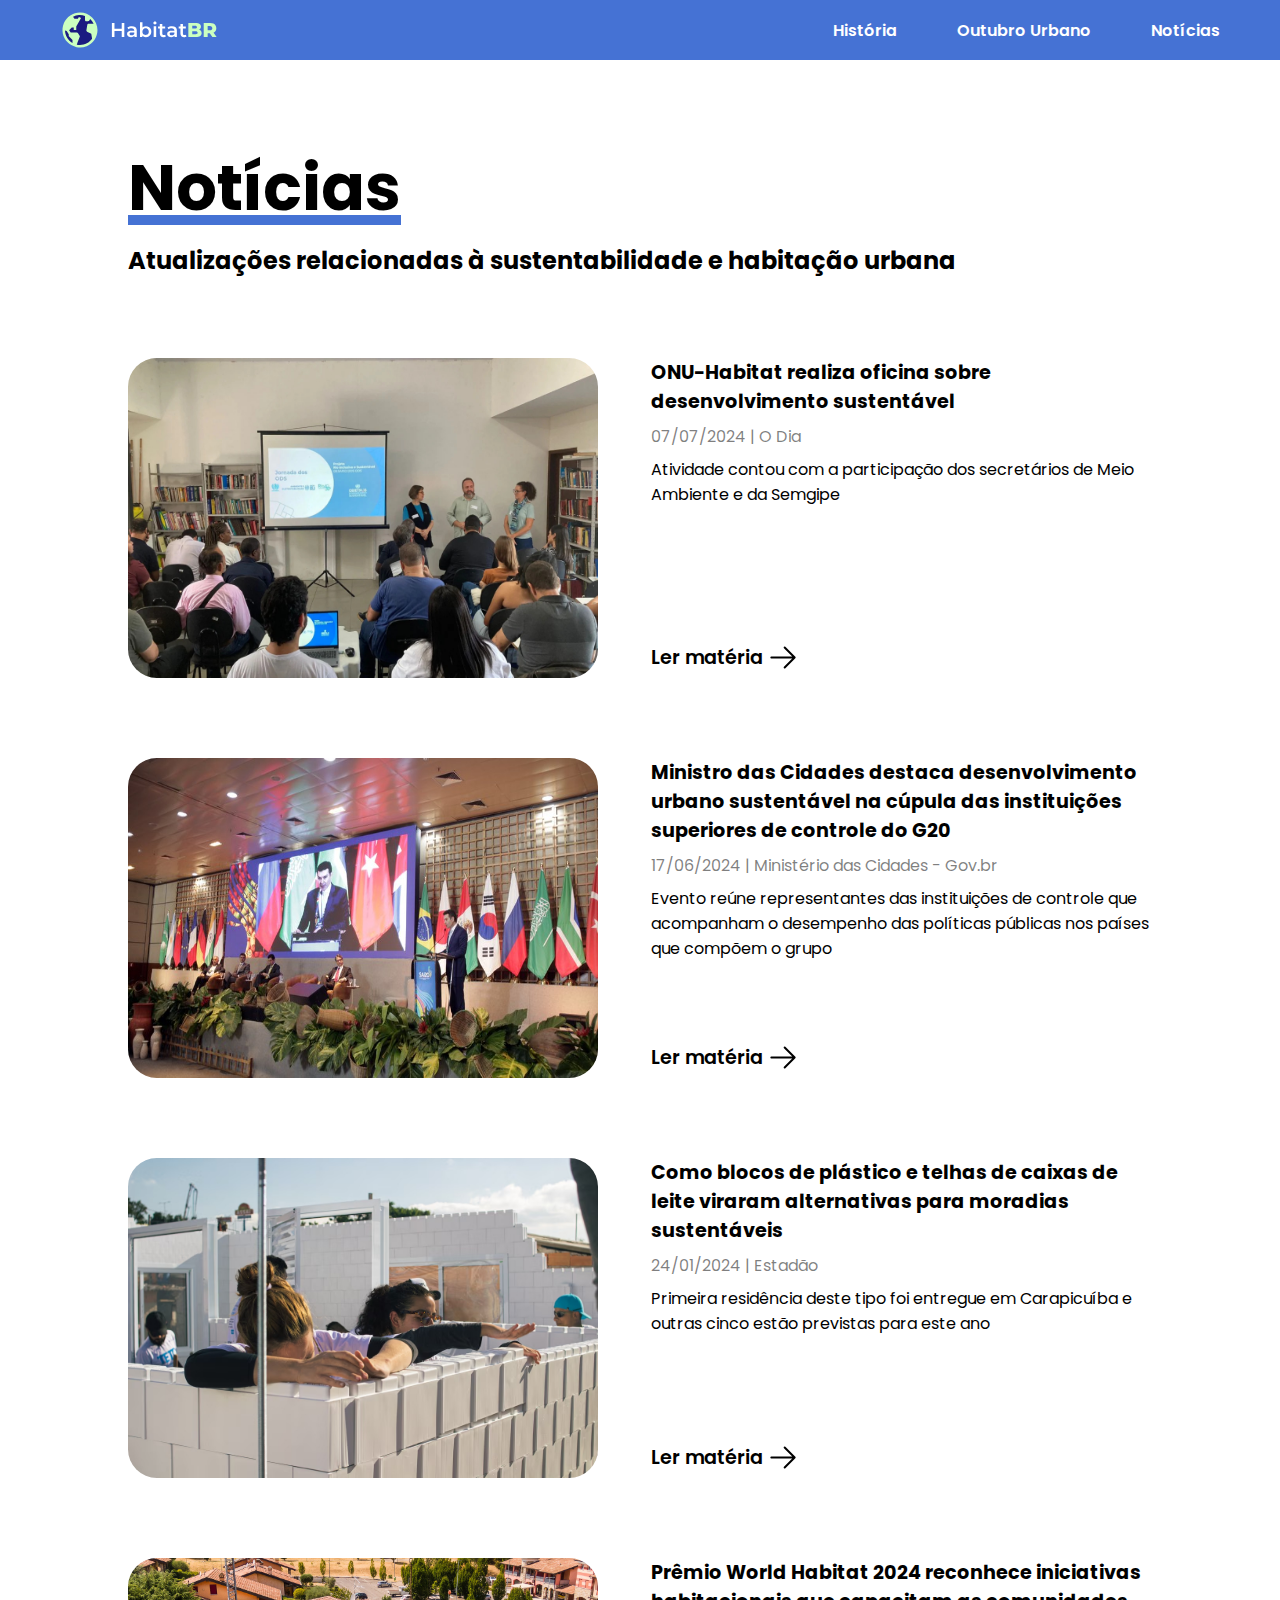
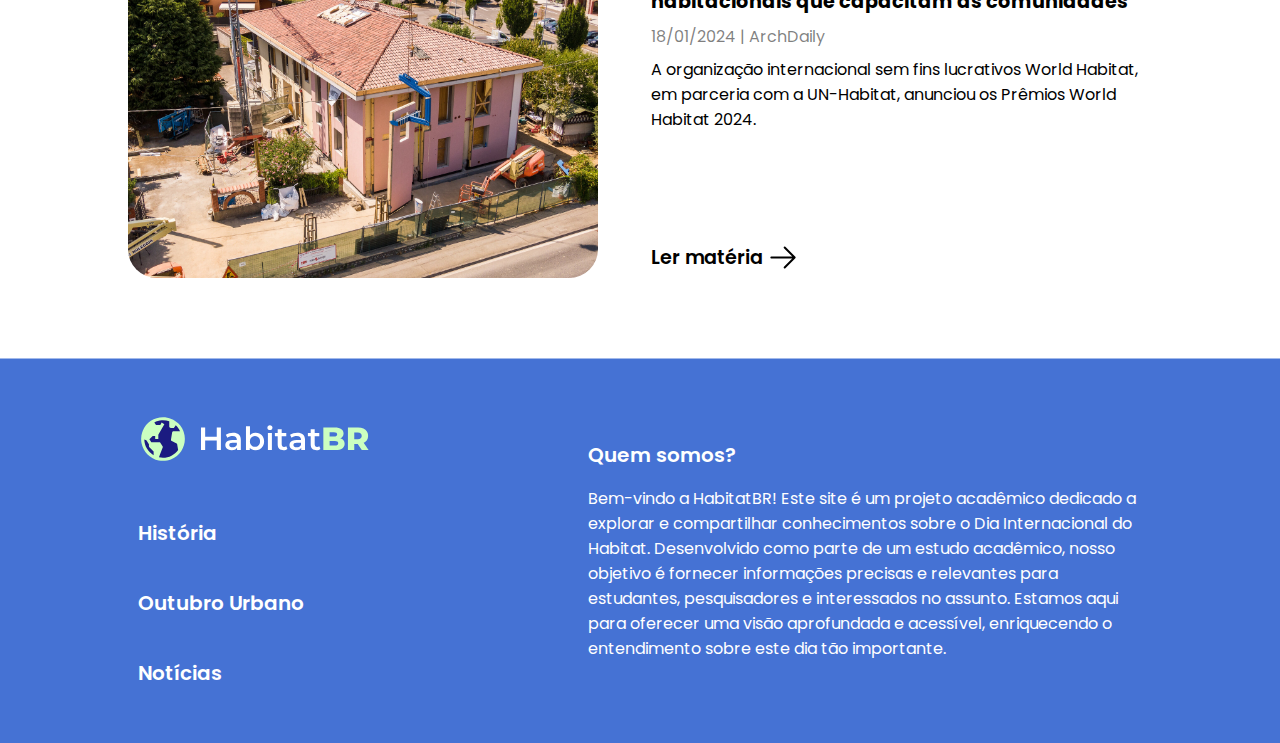
<file: pages/page3.html>
<!DOCTYPE html>
<html lang="pt-br">
<head>
    <meta charset="UTF-8">
    <meta name="viewport" content="width=device-width, initial-scale=1.0">
    <link rel="shortcut icon" href="../assets/Logo 2.svg" type="image/x-icon">
    <link rel="stylesheet" href="../css/geral.css">
    <link rel="stylesheet" href="../css/page3.css">
    <link rel="stylesheet" href="../css/media.css">
    <title>Notícias</title>
</head>

<body>
    <div id="pagina">
        <header>
          <nav>
            <div id="logo"><img src="../assets/Logo.svg" alt="" /></div>
            <div>
              <ul>
                <li><a href="../pages/index.html">História</a></li>
                <li><a href="../pages/pages2.html">Outubro Urbano</a></li>
                <li><a href="../pages/page3.html">Notícias</a></li>
              </ul>
            </div>
          </nav>
        </header>
  
        <main>
          <div id="conteudo">
            <section id="titulo">
              <h1>Notícias</h1>
              <h2>Atualizações relacionadas à sustentabilidade e habitação urbana</h2>
            </section>

            <section id="noticias-quadro">
                <div class="noticias">
                    <div class="noticia-img">
                        <img src="../assets/Notícia 3.png" alt="">
                    </div>
                    <div class="noticia-info">
                        <div class="cabecalho">
                            <h3>ONU-Habitat realiza oficina sobre desenvolvimento sustentável</h3>
                            <span>07/07/2024 | O Dia</span>
                        </div>
                        <p>Atividade contou com a participação dos secretários de Meio Ambiente e da Semgipe</p>
                        <a href="https://odia.ig.com.br/sao-goncalo/2024/07/6877743-onu-habitat-realiza-oficina-sobre-desenvolvimento-sustentavel.html">
                            <div class="botao-noticia">
                                <p>Ler matéria</p>
                                <img src="../assets/seta.svg" alt="">
                            </div>
                        </a>
                    </div>
                </div>

                <div class="noticias">
                    <div class="noticia-img">
                        <img src="../assets/Notícia 4.png" alt="">
                    </div>
                    <div class="noticia-info">
                        <div class="cabecalho">
                            <h3>Ministro das Cidades destaca desenvolvimento urbano sustentável na cúpula das instituições superiores de controle do G20</h3>
                            <span>17/06/2024 | Ministério das Cidades - Gov.br</span>
                        </div>
                        <p>Evento reúne representantes das instituições de controle que acompanham o desempenho das políticas públicas nos países que compõem o grupo</p>
                        <a href="https://www.gov.br/cidades/pt-br/assuntos/noticias-1/ministro-das-cidades-destaca-desenvolvimento-urbano-sustentavel-na-cupula-das-instituicoes-superiores-de-controle-do-g20">
                            <div class="botao-noticia">
                                <p>Ler matéria</p>
                                <img src="../assets/seta.svg" alt="">
                            </div>
                        </a>
                    </div>
                </div>

                <div class="noticias">
                    <div class="noticia-img">
                        <img src="../assets/Notícia 5.png" alt="">
                    </div>
                    <div class="noticia-info">
                        <div class="cabecalho">
                            <h3>Como blocos de plástico e telhas de caixas de leite viraram alternativas para moradias sustentáveis</h3>
                            <span>24/01/2024 | Estadão</span>
                        </div>
                        <p>Primeira residência deste tipo foi entregue em Carapicuíba e outras cinco estão previstas para este ano</p>
                        <a href="https://www.estadao.com.br/sustentabilidade/como-blocos-de-plastico-e-telhas-de-caixas-de-leite-viraram-alternativas-para-moradias-sustentaveis/">
                            <div class="botao-noticia">
                                <p>Ler matéria</p>
                                <img src="../assets/seta.svg" alt="">
                            </div>
                        </a>
                    </div>
                </div>

                <div class="noticias">
                    <div class="noticia-img">
                        <img src="../assets/Notícia 6.png" alt="">
                    </div>
                    <div class="noticia-info">
                        <div class="cabecalho">
                            <h3>Prêmio World Habitat 2024 reconhece iniciativas habitacionais que capacitam as comunidades</h3>
                            <span>18/01/2024 | ArchDaily</span>
                        </div>
                        <p>A organização internacional sem fins lucrativos World Habitat, em parceria com a UN-Habitat, anunciou os Prêmios World Habitat 2024. </p>
                        <a href="https://www.archdaily.com.br/br/1012020/premio-world-habitat-2024-reconhece-iniciativas-habitacionais-que-capacitam-as-comunidades">
                            <div class="botao-noticia">
                                <p>Ler matéria</p>
                                <img src="../assets/seta.svg" alt="">
                            </div>
                        </a>
                    </div>
                </div>
            </section>
          </div>
        </main>
  
        <footer>
          <div id="menu-footer">
            <div id="img-footer">
              <img
                src="../assets/Logo-Footer.svg"
                alt="Logo do site TranslateBR"
              />
            </div>
            <ul>
              <li><a href="../pages/index.html">História</a></li>
              <li><a href="../pages/pages2.html">Outubro Urbano</a></li>
              <li><a href="../pages/page3.html">Notícias</a></li>
            </ul>
          </div>
  
          <div id="texto-footer">
            <h3>Quem somos?</h3>
            <p>
              Bem-vindo a HabitatBR! Este site é um projeto acadêmico dedicado a
              explorar e compartilhar conhecimentos sobre o Dia Internacional do
              Habitat. Desenvolvido como parte de um estudo acadêmico, nosso
              objetivo é fornecer informações precisas e relevantes para
              estudantes, pesquisadores e interessados no assunto. Estamos aqui
              para oferecer uma visão aprofundada e acessível, enriquecendo o
              entendimento sobre este dia tão importante.
            </p>
          </div>
        </footer>
      </div>
</body>
</html>
</file>
<file: css/page3.css>
#titulo h2{
    color: var(--cor_preto);
    font-family: var(--fonte_textos);
}

h1{
    font-weight: var(--bold);
    font-size: 4rem;
    margin-top: 5rem;
    color: var(--cor_preto);
    font-family: var(--fonte_textos);
    text-decoration: underline solid var(--cor_primaria) .6rem;
}

#titulo h2{
    margin-top: .5rem;
    font-size: 1.5rem;
}

#noticias-quadro{
    margin-top: 5rem;
    display: flex;
    flex-direction: column;
    gap: 5rem;
}

.noticias{
    position: relative;
    width: 100%;
    height: auto;
    display: flex;
    flex-direction: row;
    gap: 3.31rem;
}

.noticia-info{
    width: 100%;
    height: 100%;
}

.noticia-info h3, .noticia-info p, .noticia-info span{
    color: var(--cor_preto);
    font-family: var(--fonte_textos);
}

.noticia-info h3{
    font-size: 1.2rem;
    margin-bottom: .5rem;
}

.noticia-info span{
    color: rgba(0, 0, 0, 0.50);
}

.cabecalho{
    margin-bottom: .5rem;
}

.noticia-img{
    width: 60rem;
    height: 20rem;
}

.noticia-img img{
    width: 100%;
    height: 100%;
    border-radius: 1.8rem;
}

.noticia-info a{
    position: absolute;
    bottom: 0%;
}

.botao-noticia{
    display: flex;
    flex-direction: row;
    align-items: center;
}

.botao-noticia p{
    font-size: 1.2rem;
}
</file>
<file: css/media.css>
/*AJUSTES DE TELA*/
@media (min-width:1600px) and (max-width: 1800px) {
    section{
        width: 70%;
    }
}
</file>
<file: css/geral.css>
/*FONTES*/
@import url('https://fonts.googleapis.com/css2?family=Poppins:ital,wght@0,400;0,500;0,600;0,700;0,800;1,100;1,400;1,500;1,600;1,700;1,800&display=swap');

/*RESET CSS*/
*{
    padding: 0;
    margin: 0;
    box-sizing: border-box;
}

/*VARIÁVEIS*/
:root{
    --cor_de_fundo: #fff;
    --cor_primaria: #4572D4;
    --cor_hover:#1F3E82;
    --cor_preto: #000;
    --cor_secundaria:#CBFFC0;
    --fonte_textos:'Poppins';
    --regular: 400;
    --semibold: 600;
    --bold: 700;
}

/*BODY*/
body{
    width: 100%;
    height: 100vh;
}

/*INICIO DA PÁGINA*/
#pagina{
    background-color: var(--cor_de_fundo);
    width: 100%;
    height: auto;
    
}

/*HEADER*/
header{
    width: 100%;
    height: 3.75rem;
}

nav{
    background-color: var(--cor_primaria);
    width: 100%;
    height: 100%;
    display: flex;
    flex-direction: row;
    align-items: center;
    justify-content: space-between;
    padding: 0 3.75rem;
}

#logo{
    display: flex;
    align-content: center;
}

#logo img{
    width: 100%;
    height: 100%;
}

ul{
    list-style: none;
    display: flex;
    flex-direction: row;
    gap: 3.75rem;
}

a{
    color: var(--cor_de_fundo);
    font-family: var(--fonte_textos);
    font-weight: var(--semibold);
    font-size: 1rem;
    text-decoration: none;
}

a:hover{
    color: var(--cor_secundaria);
}

/*MAIN*/
main{
    width: 100%;
    height: auto;
}


#banner{
    padding: 0 0 0 3.75rem;
    width: 100%;
    height: 35.8rem;
    background: rgba(0, 0, 0, 0.50);
    background-position: center;
    background-size: cover;
    background-repeat: no-repeat;
    display: flex;
    flex-direction: column;
    align-items: start;
    justify-content: center;
}

#texto-banner h1{
    font-weight: var(--bold);
    font-size: 4rem;
}

#texto-banner p{
    font-weight: var(--semibold);
    font-size: 1.5rem;
}

#botao{
    margin-top: 2.5rem;
    background-color: var(--cor_primaria);
    padding: 1rem 1.60rem;
    border-radius: 2rem;
}

#botao:hover{
    color: var(--cor_de_fundo);
    background-color: var(--cor_hover);
}

#conteudo{
    width: 100%;
    display: flex;
    flex-direction: column;
    justify-content: center;
    align-items: center;
}

section{
    width: 80%;
}

/*FOOTER*/

footer{
    background-color: var(--cor_primaria);
    display: flex;
    justify-content: center;
    align-items: center;
    margin-top: 5rem;
    gap: 13.6rem;
    padding: 3.44rem 8.63rem;
    border-top: .1rem solid #FFFFFF80;
}

#texto-footer h3, #texto-footer p{
    font-family: var(--fonte_textos);
    color: var(--cor_de_fundo);
}

footer ul{
    margin-top: 3.12rem;
    flex-direction: column;
    gap: 2.5rem;
}

footer a{
    font-size: 1.25rem;
}

#texto-footer{
    width: 42.5rem;
}

#texto-footer h3{
    font-size: 1.25rem;
    font-weight: var(--semibold);
}

#texto-footer p{
    font-size: 1rem;
    margin-top: 1rem;
    font-weight: var(--regular);
}
</file>
